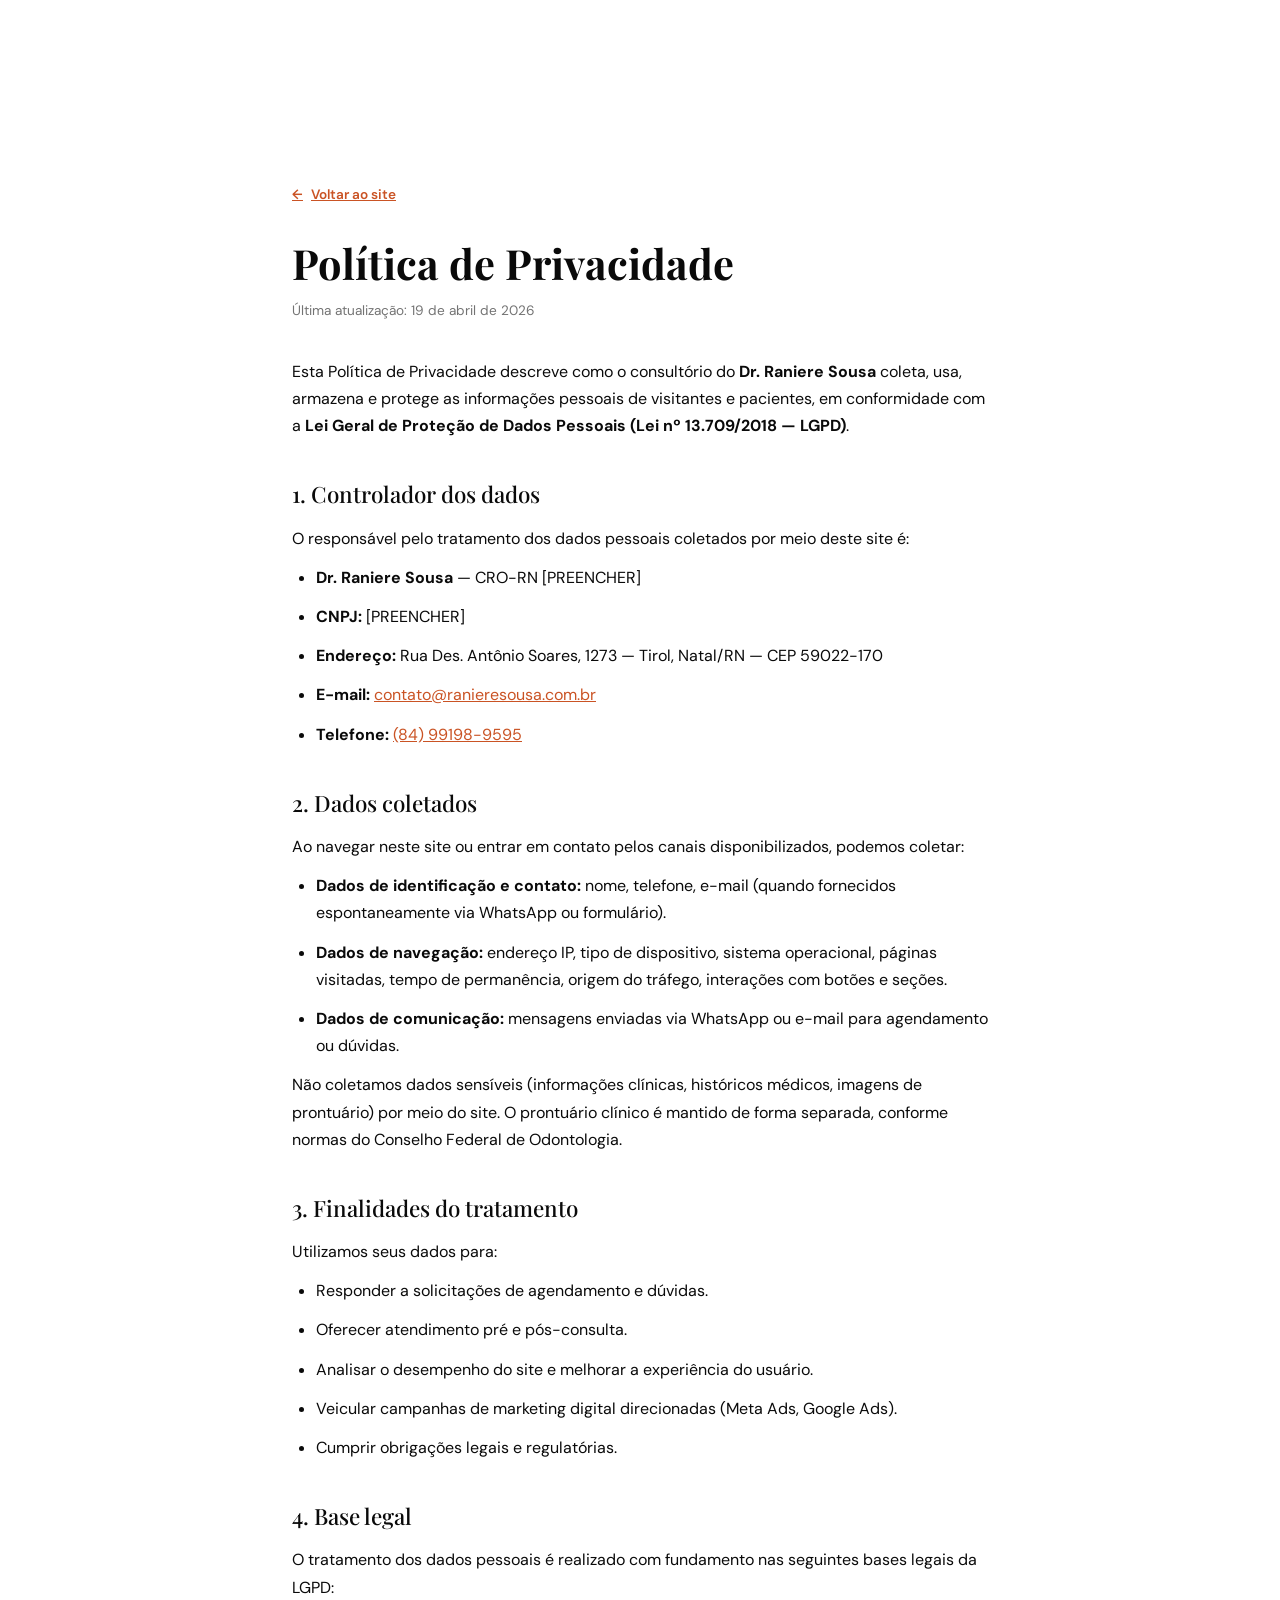
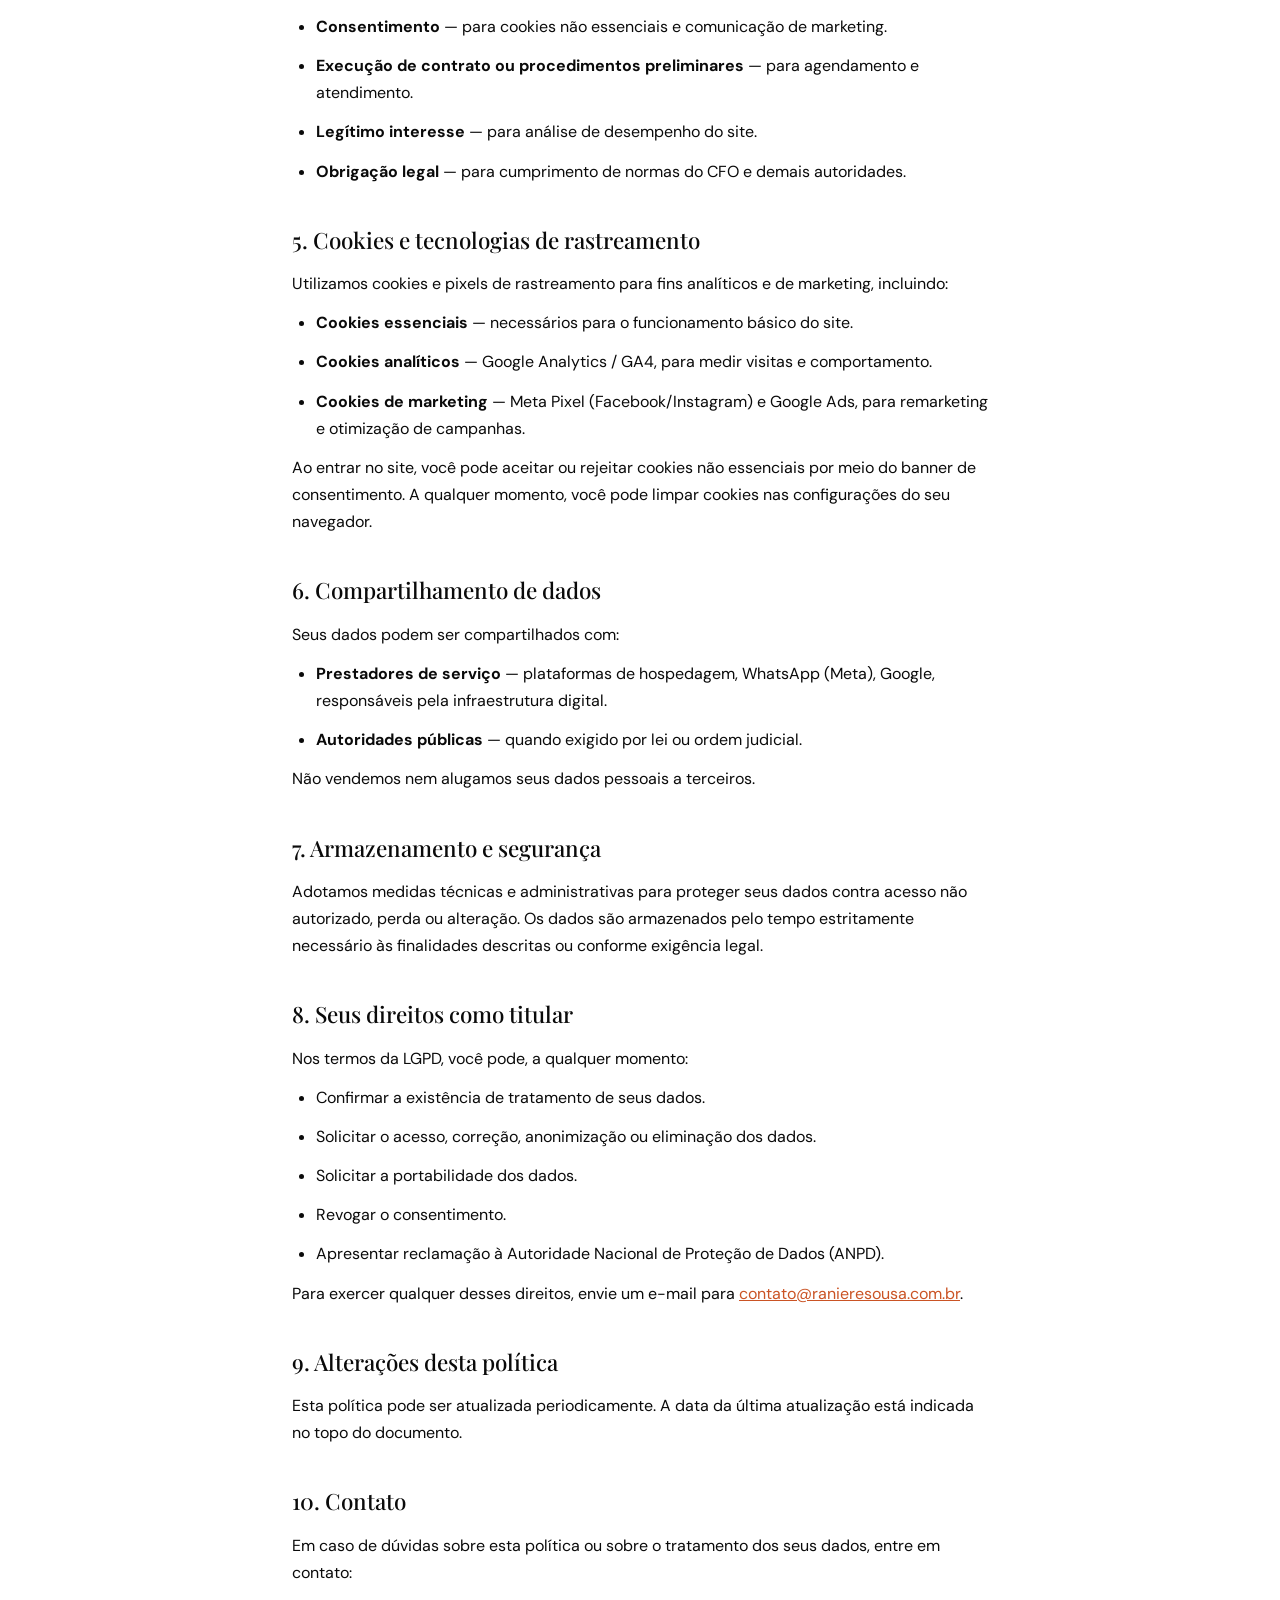
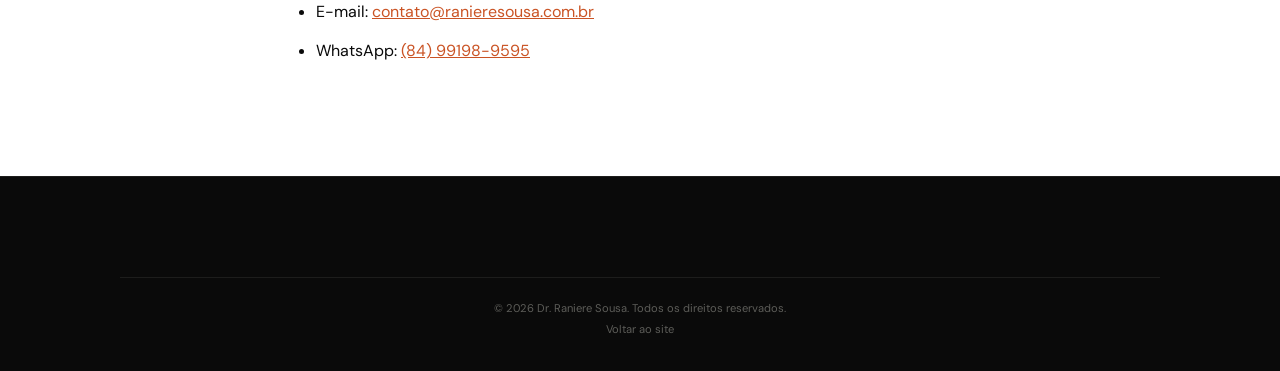
<file: politica-privacidade.html>
<!DOCTYPE html>
<html lang="pt-BR">
<head>
  <meta charset="UTF-8">
  <meta name="viewport" content="width=device-width, initial-scale=1.0">
  <meta name="theme-color" content="#ffffff">
  <title>Política de Privacidade — Dr. Raniere Sousa</title>
  <meta name="description" content="Política de Privacidade do site do Dr. Raniere Sousa, ortodontista em Natal/RN. Em conformidade com a LGPD.">
  <meta name="robots" content="noindex, follow">
  <link rel="canonical" href="https://ranieresousa.com.br/politica-privacidade.html">

  <link rel="preconnect" href="https://fonts.googleapis.com">
  <link rel="preconnect" href="https://fonts.gstatic.com" crossorigin>
  <link href="https://fonts.googleapis.com/css2?family=Playfair+Display:wght@400;500;600&family=DM+Sans:wght@400;500;600&display=swap" rel="stylesheet">
  <link rel="stylesheet" href="style.css">

  <style>
    .privacy-main { padding: 80px 0 100px; max-width: 760px; margin: 0 auto; }
    .privacy-main h1 { font-family: var(--font-heading); font-size: clamp(1.8rem, 5vw, 2.6rem); line-height: 1.15; margin: 0 0 12px; }
    .privacy-main .updated { font-size: 0.85rem; color: var(--text-secondary); margin-bottom: 36px; }
    .privacy-main h2 { font-family: var(--font-heading); font-size: 1.4rem; font-weight: 500; margin: 36px 0 10px; color: var(--text-primary); }
    .privacy-main h3 { font-size: 1.05rem; font-weight: 600; margin: 22px 0 8px; color: var(--text-primary); }
    .privacy-main p, .privacy-main li { font-size: 1rem; line-height: 1.7; color: var(--text-primary); margin-bottom: 12px; }
    .privacy-main ul { padding-left: 24px; margin-bottom: 12px; }
    .privacy-main a { color: var(--accent-primary); text-decoration: underline; }
    .privacy-back { display: inline-flex; align-items: center; gap: 8px; font-size: 0.85rem; font-weight: 600; color: var(--accent-primary); margin-bottom: 32px; }
    .privacy-back::before { content: "←"; }
    .privacy-container { padding: 0 22px; }
    @media (min-width: 768px) { .privacy-container { padding: 0 32px; } }
  </style>
</head>
<body>
  <nav class="navbar visible" style="position: static; background: transparent; border: none; padding: 20px 0;">
    <div class="navbar-inner" style="max-width: 1200px; margin: 0 auto;">
      <a href="index.html" class="navbar-logo">Dr. Raniere Sousa</a>
    </div>
  </nav>

  <main class="privacy-main">
    <div class="privacy-container">
      <a class="privacy-back" href="index.html">Voltar ao site</a>

      <h1>Política de Privacidade</h1>
      <p class="updated">Última atualização: 19 de abril de 2026</p>

      <p>Esta Política de Privacidade descreve como o consultório do <strong>Dr. Raniere Sousa</strong> coleta, usa, armazena e protege as informações pessoais de visitantes e pacientes, em conformidade com a <strong>Lei Geral de Proteção de Dados Pessoais (Lei nº 13.709/2018 — LGPD)</strong>.</p>

      <h2>1. Controlador dos dados</h2>
      <p>O responsável pelo tratamento dos dados pessoais coletados por meio deste site é:</p>
      <ul>
        <li><strong>Dr. Raniere Sousa</strong> — CRO-RN [PREENCHER]</li>
        <li><strong>CNPJ:</strong> [PREENCHER]</li>
        <li><strong>Endereço:</strong> Rua Des. Antônio Soares, 1273 — Tirol, Natal/RN — CEP 59022-170</li>
        <li><strong>E-mail:</strong> <a href="mailto:contato@ranieresousa.com.br">contato@ranieresousa.com.br</a></li>
        <li><strong>Telefone:</strong> <a href="tel:+5584991989595">(84) 99198-9595</a></li>
      </ul>

      <h2>2. Dados coletados</h2>
      <p>Ao navegar neste site ou entrar em contato pelos canais disponibilizados, podemos coletar:</p>
      <ul>
        <li><strong>Dados de identificação e contato:</strong> nome, telefone, e-mail (quando fornecidos espontaneamente via WhatsApp ou formulário).</li>
        <li><strong>Dados de navegação:</strong> endereço IP, tipo de dispositivo, sistema operacional, páginas visitadas, tempo de permanência, origem do tráfego, interações com botões e seções.</li>
        <li><strong>Dados de comunicação:</strong> mensagens enviadas via WhatsApp ou e-mail para agendamento ou dúvidas.</li>
      </ul>
      <p>Não coletamos dados sensíveis (informações clínicas, históricos médicos, imagens de prontuário) por meio do site. O prontuário clínico é mantido de forma separada, conforme normas do Conselho Federal de Odontologia.</p>

      <h2>3. Finalidades do tratamento</h2>
      <p>Utilizamos seus dados para:</p>
      <ul>
        <li>Responder a solicitações de agendamento e dúvidas.</li>
        <li>Oferecer atendimento pré e pós-consulta.</li>
        <li>Analisar o desempenho do site e melhorar a experiência do usuário.</li>
        <li>Veicular campanhas de marketing digital direcionadas (Meta Ads, Google Ads).</li>
        <li>Cumprir obrigações legais e regulatórias.</li>
      </ul>

      <h2>4. Base legal</h2>
      <p>O tratamento dos dados pessoais é realizado com fundamento nas seguintes bases legais da LGPD:</p>
      <ul>
        <li><strong>Consentimento</strong> — para cookies não essenciais e comunicação de marketing.</li>
        <li><strong>Execução de contrato ou procedimentos preliminares</strong> — para agendamento e atendimento.</li>
        <li><strong>Legítimo interesse</strong> — para análise de desempenho do site.</li>
        <li><strong>Obrigação legal</strong> — para cumprimento de normas do CFO e demais autoridades.</li>
      </ul>

      <h2>5. Cookies e tecnologias de rastreamento</h2>
      <p>Utilizamos cookies e pixels de rastreamento para fins analíticos e de marketing, incluindo:</p>
      <ul>
        <li><strong>Cookies essenciais</strong> — necessários para o funcionamento básico do site.</li>
        <li><strong>Cookies analíticos</strong> — Google Analytics / GA4, para medir visitas e comportamento.</li>
        <li><strong>Cookies de marketing</strong> — Meta Pixel (Facebook/Instagram) e Google Ads, para remarketing e otimização de campanhas.</li>
      </ul>
      <p>Ao entrar no site, você pode aceitar ou rejeitar cookies não essenciais por meio do banner de consentimento. A qualquer momento, você pode limpar cookies nas configurações do seu navegador.</p>

      <h2>6. Compartilhamento de dados</h2>
      <p>Seus dados podem ser compartilhados com:</p>
      <ul>
        <li><strong>Prestadores de serviço</strong> — plataformas de hospedagem, WhatsApp (Meta), Google, responsáveis pela infraestrutura digital.</li>
        <li><strong>Autoridades públicas</strong> — quando exigido por lei ou ordem judicial.</li>
      </ul>
      <p>Não vendemos nem alugamos seus dados pessoais a terceiros.</p>

      <h2>7. Armazenamento e segurança</h2>
      <p>Adotamos medidas técnicas e administrativas para proteger seus dados contra acesso não autorizado, perda ou alteração. Os dados são armazenados pelo tempo estritamente necessário às finalidades descritas ou conforme exigência legal.</p>

      <h2>8. Seus direitos como titular</h2>
      <p>Nos termos da LGPD, você pode, a qualquer momento:</p>
      <ul>
        <li>Confirmar a existência de tratamento de seus dados.</li>
        <li>Solicitar o acesso, correção, anonimização ou eliminação dos dados.</li>
        <li>Solicitar a portabilidade dos dados.</li>
        <li>Revogar o consentimento.</li>
        <li>Apresentar reclamação à Autoridade Nacional de Proteção de Dados (ANPD).</li>
      </ul>
      <p>Para exercer qualquer desses direitos, envie um e-mail para <a href="mailto:contato@ranieresousa.com.br">contato@ranieresousa.com.br</a>.</p>

      <h2>9. Alterações desta política</h2>
      <p>Esta política pode ser atualizada periodicamente. A data da última atualização está indicada no topo do documento.</p>

      <h2>10. Contato</h2>
      <p>Em caso de dúvidas sobre esta política ou sobre o tratamento dos seus dados, entre em contato:</p>
      <ul>
        <li>E-mail: <a href="mailto:contato@ranieresousa.com.br">contato@ranieresousa.com.br</a></li>
        <li>WhatsApp: <a href="https://wa.me/5584991989595" target="_blank" rel="noopener">(84) 99198-9595</a></li>
      </ul>
    </div>
  </main>

  <footer class="footer">
    <div class="container">
      <div class="footer-bottom">
        <p>© 2026 Dr. Raniere Sousa. Todos os direitos reservados.</p>
        <p><a href="index.html">Voltar ao site</a></p>
      </div>
    </div>
  </footer>
</body>
</html>
</file>
<file: style.css>
/* ========================================
   DR. RANIERE SOUSA — LANDING PAGE V2 LIGHT
   ======================================== */

:root {
  /* Paleta Rapport */
  --carvao: #000000;
  --marmore: #f5f6ec;
  --telha: #ca5324;
  --oceano: #111acc;
  --limao: #ebfc9d;
  --violeta: #b537e0;
  --oliva: #4d7040;
  --musgo: #7e662c;

  /* === PALETA FUNCIONAL — BASE CLARA === */
  --bg-primary: #ffffff;
  --bg-secondary: #f5f6ec;
  --bg-tertiary: #eceee2;
  --bg-dark: #0a0a0a;
  --bg-accent: #111acc;

  --text-primary: #0a0a0a;
  --text-secondary: rgba(0, 0, 0, 0.55);
  --text-on-dark: #f5f6ec;
  --text-on-dark-secondary: rgba(245, 246, 236, 0.6);

  --accent-primary: #ca5324;
  --accent-hover: #b5491f;
  --accent-secondary: #ca5324;
  --accent-subtle: rgba(202, 83, 36, 0.08);

  --card-bg: #ffffff;
  --card-border: rgba(0, 0, 0, 0.06);
  --card-hover-border: rgba(0, 0, 0, 0.12);
  --card-hover-shadow: 0 8px 32px rgba(0, 0, 0, 0.08);

  --divider: rgba(0, 0, 0, 0.08);

  --glass-bg: rgba(255, 255, 255, 0.85);
  --glass-border: rgba(0, 0, 0, 0.06);

  --shadow-sm: 0 1px 4px rgba(0,0,0,0.04);
  --shadow-md: 0 4px 20px rgba(0,0,0,0.06);
  --shadow-lg: 0 12px 40px rgba(0,0,0,0.08);
  --shadow-cta: 0 6px 24px rgba(202, 83, 36, 0.2);
  --shadow-cta-hover: 0 8px 32px rgba(202, 83, 36, 0.35);

  --font-heading: 'Playfair Display', Georgia, serif;
  --font-body: 'DM Sans', system-ui, sans-serif;

  /* Shiny CTA */
  --shiny-cta-bg: var(--accent-primary);
  --shiny-cta-color: #ffffff;
  --shiny-cta-glow: rgba(202, 83, 36, 0.25);
  --shiny-cta-glow-hover: rgba(202, 83, 36, 0.4);
}

/* --- Cookie Banner (LGPD) --- */
.cookie-banner {
  position: fixed;
  bottom: 16px;
  left: 16px;
  right: 16px;
  z-index: 1200;
  background: var(--bg-primary);
  color: var(--text-primary);
  border: 1px solid var(--card-border);
  border-radius: 14px;
  box-shadow: 0 20px 50px rgba(0, 0, 0, 0.18);
  padding: 20px 22px;
  display: none;
  animation: cookieSlideUp 0.4s cubic-bezier(0.2, 0.8, 0.2, 1);
}
.cookie-banner.visible { display: block; }
@keyframes cookieSlideUp {
  from { transform: translateY(40px); opacity: 0; }
  to { transform: translateY(0); opacity: 1; }
}
.cookie-banner-inner {
  display: flex;
  flex-direction: column;
  gap: 14px;
  max-width: 1100px;
  margin: 0 auto;
}
.cookie-banner-text {
  font-size: 0.88rem;
  line-height: 1.55;
  margin: 0;
  color: var(--text-primary);
}
.cookie-banner-text a {
  color: var(--accent-primary);
  text-decoration: underline;
}
.cookie-banner-actions {
  display: flex;
  gap: 10px;
  flex-wrap: wrap;
}
.cookie-btn {
  padding: 10px 20px;
  border-radius: 999px;
  font-size: 0.8rem;
  font-weight: 600;
  letter-spacing: 0.04em;
  cursor: pointer;
  transition: all 0.2s ease;
  border: 1px solid var(--card-border);
}
.cookie-btn-reject {
  background: transparent;
  color: var(--text-primary);
}
.cookie-btn-reject:hover { background: var(--bg-secondary); }
.cookie-btn-accept {
  background: var(--accent-primary);
  color: #fff;
  border-color: var(--accent-primary);
}
.cookie-btn-accept:hover { background: var(--accent-hover); }
@media (min-width: 768px) {
  .cookie-banner {
    left: auto;
    right: 24px;
    bottom: 24px;
    max-width: 440px;
    padding: 24px 26px;
  }
  .cookie-banner-actions { justify-content: flex-end; }
}

/* --- Skip to content --- */
.skip-to-content {
  position: absolute;
  top: -100px;
  left: 12px;
  z-index: 9999;
  padding: 10px 16px;
  background: var(--text-primary);
  color: var(--text-on-dark);
  font-size: 0.85rem;
  font-weight: 600;
  border-radius: 6px;
  text-decoration: none;
  transition: top 0.2s ease;
}
.skip-to-content:focus {
  top: 12px;
  outline: 2px solid var(--accent-primary);
  outline-offset: 2px;
}

/* --- Reset & Base --- */
*, *::before, *::after { margin: 0; padding: 0; box-sizing: border-box; }

html {
  font-size: 16px;
  -webkit-font-smoothing: antialiased;
  -moz-osx-font-smoothing: grayscale;
}

body {
  font-family: var(--font-body);
  font-weight: 400;
  line-height: 1.75;
  color: var(--text-primary);
  background-color: var(--bg-primary);
  overflow-x: hidden;
}

a { color: inherit; text-decoration: none; }
img { max-width: 100%; height: auto; display: block; }
button { font-family: inherit; border: none; background: none; cursor: pointer; }

/* --- Scroll Progress --- */
.scroll-progress {
  position: fixed;
  top: 0;
  left: 0;
  width: 100%;
  height: 3px;
  background: var(--accent-primary);
  transform-origin: left;
  transform: scaleX(0);
  z-index: 10000;
}

/* --- Navbar --- */
.navbar {
  position: fixed;
  top: 0;
  left: 0;
  width: 100%;
  z-index: 999;
  transform: translateY(-100%);
  opacity: 0;
  border-bottom: 1px solid transparent;
}

.navbar.visible {
  backdrop-filter: blur(16px);
  -webkit-backdrop-filter: blur(16px);
  background: var(--glass-bg);
  border-bottom-color: var(--glass-border);
}

.navbar-inner {
  max-width: 1200px;
  margin: 0 auto;
  padding: 14px 20px;
  display: flex;
  align-items: center;
  justify-content: space-between;
}

.navbar-logo {
  font-family: var(--font-heading);
  font-size: 1.15rem;
  font-weight: 400;
  color: var(--text-primary);
  letter-spacing: 0.5px;
}

.navbar-cta-mobile {
  display: flex;
  align-items: center;
  justify-content: center;
  color: var(--text-primary);
}

.navbar-cta-desktop {
  display: none !important;
}

/* --- Shiny CTA (identidade Raniere) --- */
@property --gradient-angle {
  syntax: '<angle>';
  initial-value: 0deg;
  inherits: false;
}

.shiny-cta {
  --shiny-cta-bg: var(--accent-primary);
  display: inline-flex;
  align-items: center;
  justify-content: center;
  gap: 10px;
  position: relative;
  padding: 1.1rem 2.5rem;
  font-family: var(--font-body);
  font-size: 0.88rem;
  font-weight: 500;
  letter-spacing: 1.5px;
  text-transform: uppercase;
  color: var(--shiny-cta-color);
  background: linear-gradient(var(--shiny-cta-bg), var(--shiny-cta-bg)) padding-box,
              conic-gradient(from var(--gradient-angle), var(--accent-primary), transparent 40%, #ffffff 50%, transparent 60%, var(--accent-primary)) border-box;
  border: 2px solid transparent;
  border-radius: 360px;
  cursor: pointer;
  text-decoration: none;
  box-shadow: 0 4px 20px var(--shiny-cta-glow);
  transition: box-shadow 0.4s ease, transform 0.3s ease;
  animation: shiny-rotate 3s linear infinite;
}

.shiny-cta:hover {
  box-shadow: 0 6px 30px var(--shiny-cta-glow-hover);
  transform: translateY(-2px);
}

.shiny-cta .cta-arrow {
  transition: transform 0.3s ease;
}

.shiny-cta:hover .cta-arrow {
  transform: translateX(4px);
}

@keyframes shiny-rotate {
  0% { --gradient-angle: 0deg; }
  100% { --gradient-angle: 360deg; }
}

.shiny-cta-small {
  padding: 0.7rem 1.6rem;
  font-size: 0.78rem;
  letter-spacing: 1.2px;
}

.shiny-cta-large {
  padding: 1.3rem 3rem;
  font-size: 0.92rem;
  letter-spacing: 1.8px;
}

/* On dark sections, adjust the bg */
.section-ocean .shiny-cta {
  --shiny-cta-bg: var(--accent-primary);
}

.section-dark .shiny-cta {
  --shiny-cta-bg: var(--accent-primary);
}

/* --- Labels (underline bar style — identidade Raniere) --- */
.label {
  display: flex;
  flex-direction: column;
  align-items: flex-start;
  gap: 10px;
  font-family: var(--font-body);
  font-size: 0.75rem;
  font-weight: 600;
  text-transform: uppercase;
  letter-spacing: 4px;
  margin-bottom: 1.5rem;
  color: var(--accent-secondary);
  background: none;
  padding: 0;
  border-radius: 0;
}

.label::after {
  content: '';
  display: block;
  width: 60px;
  height: 3px;
  background: var(--accent-secondary);
  border-radius: 2px;
}

/* Centered labels */
[style*="text-align: center"] .label,
.label-center {
  align-items: center;
}

/* Label on dark sections */
.section-dark .label {
  color: rgba(245, 246, 236, 0.7);
}

.section-dark .label::after {
  background: rgba(245, 246, 236, 0.2);
}

.section-ocean .label {
  color: rgba(245, 246, 236, 0.7);
}

.section-ocean .label::after {
  background: rgba(245, 246, 236, 0.2);
}

/* --- Container --- */
.container { max-width: 1200px; margin: 0 auto; padding: 0 20px; }
.container-narrow { max-width: 680px; }
.container-narrow-md { max-width: 800px; }

/* --- Section base --- */
.section {
  padding: 80px 0;
  position: relative;
  overflow: hidden;
}

.section-primary { background: var(--bg-primary); color: var(--text-primary); }
.section-secondary { background: var(--bg-secondary); color: var(--text-primary); }
.section-dark { background: var(--bg-dark); color: var(--text-on-dark); }
.section-ocean { background: var(--bg-accent); color: var(--text-on-dark); }

.section-headline {
  font-family: var(--font-heading);
  font-size: clamp(2rem, 3vw + 0.5rem, 3.2rem);
  font-weight: normal;
  line-height: 1.15;
  letter-spacing: -0.02em;
  color: var(--text-primary);
  margin-bottom: 24px;
}

.section-dark .section-headline,
.section-ocean .section-headline {
  color: var(--text-on-dark);
}

.section-sub {
  font-size: clamp(1.05rem, 1.2vw + 0.5rem, 1.25rem);
  font-weight: 300;
  line-height: 1.7;
  color: var(--text-secondary);
  margin-bottom: 32px;
}

.section-dark .section-sub { color: var(--text-on-dark-secondary); }
.section-ocean .section-sub { color: rgba(245, 246, 236, 0.75); }

.section-divider {
  width: 100%;
  height: 1px;
  background: var(--divider);
  margin: 28px 0 40px;
  transform-origin: left;
}

.section-dark .section-divider { background: rgba(245, 246, 236, 0.08); }

.section-cta { margin-top: 48px; text-align: center; }
.section-cta-procedures { margin-top: 72px; }
@media (min-width: 768px) { .section-cta-procedures { margin-top: 88px; } }

/* --- Headline mask --- */
.headline-mask { overflow: hidden; padding-bottom: 4px; }

/* --- Text Block --- */
.text-block p { margin-bottom: 20px; color: var(--text-secondary); }
.text-block p:last-child { margin-bottom: 0; }

/* --- Image Placeholder --- */
.image-placeholder {
  background: #e8e9df;
  display: flex;
  align-items: center;
  justify-content: center;
  color: var(--text-secondary);
  font-size: 0.75rem;
  font-weight: 500;
  letter-spacing: 0.05em;
  width: 100%;
  overflow: hidden;
}

.section-dark .image-placeholder,
.image-placeholder-dark {
  background: #1a1a1a;
  color: rgba(245, 246, 236, 0.25);
}

/* --- Decorative Elements --- */
.deco-arc {
  position: absolute;
  pointer-events: none;
  z-index: 0;
}

.hero-deco {
  width: 500px;
  height: 500px;
  top: 50%;
  left: 50%;
  transform: translate(-50%, -50%);
}

.deco-arc-about {
  width: 500px;
  height: 500px;
  top: -100px;
  left: -100px;
}

.deco-glow {
  position: absolute;
  width: 600px;
  height: 600px;
  border-radius: 50%;
  background: radial-gradient(circle, var(--accent-secondary) 0%, transparent 70%);
  opacity: 0.025;
  pointer-events: none;
}

.deco-glow-hero { top: -200px; right: -200px; }

.deco-glow-cta {
  top: 50%;
  left: 50%;
  transform: translate(-50%, -50%);
  width: 800px;
  height: 800px;
  background: radial-gradient(circle, #ffffff 0%, transparent 70%);
  opacity: 0.05;
}

.deco-line {
  position: absolute;
  width: 1px;
  height: 200px;
  background: linear-gradient(to bottom, transparent, var(--accent-secondary), transparent);
  opacity: 0.08;
  transform: rotate(15deg);
  pointer-events: none;
  z-index: 0;
}

.deco-line-1 { top: 25%; left: 5%; }
.deco-line-2 { top: 60%; right: 8%; transform: rotate(-12deg); }

/* ========================================
   HERO
   ======================================== */
.hero {
  min-height: 100vh;
  display: flex;
  align-items: center;
  background: var(--bg-primary);
  padding: 80px 0 60px;
  position: relative;
  overflow: hidden;
}

.hero-inner {
  max-width: 1200px;
  margin: 0 auto;
  padding: 0 20px;
  display: flex;
  flex-direction: column;
  gap: 48px;
  width: 100%;
  position: relative;
  z-index: 1;
}

.hero-content {
  display: flex;
  flex-direction: column;
  align-items: flex-start;
}

.hero-headline {
  font-family: var(--font-heading);
  font-size: clamp(2.8rem, 5vw + 1rem, 5rem);
  font-weight: normal;
  line-height: 1.1;
  letter-spacing: -0.03em;
  color: var(--text-primary);
  margin-bottom: 24px;
}

.hero-sub {
  font-size: clamp(1.05rem, 1.2vw + 0.5rem, 1.25rem);
  font-weight: 300;
  line-height: 1.7;
  color: var(--text-secondary);
  max-width: 520px;
  margin-bottom: 28px;
}

.hero-badges {
  display: flex;
  flex-wrap: wrap;
  gap: 10px;
  margin-bottom: 32px;
}

.badge {
  display: inline-flex;
  align-items: center;
  gap: 6px;
  font-size: 0.75rem;
  font-weight: 500;
  color: var(--text-secondary);
  background: var(--accent-subtle);
  border: 1px solid rgba(202, 83, 36, 0.12);
  padding: 8px 18px;
  border-radius: 50px;
}

.hero-cta-group {
  display: flex;
  flex-direction: column;
  gap: 12px;
}

.hero-cta-note {
  font-size: 0.8rem;
  color: var(--text-secondary);
  opacity: 0.7;
}

.hero-visual {
  position: relative;
  width: 100%;
}

.hero-img-wrapper { position: relative; z-index: 1; }

.hero-img {
  border-radius: 0 24px 0 24px;
  width: 100%;
  height: auto;
  object-fit: cover;
  display: block;
}

/* ========================================
   JOURNEY (3 Steps)
   ======================================== */
.journey-grid {
  display: flex;
  flex-direction: column;
  gap: 0;
  align-items: stretch;
}

.journey-card {
  background: var(--bg-tertiary);
  border: 1px solid var(--card-border);
  border-left: 3px solid var(--accent-secondary);
  border-radius: 0 12px 12px 0;
  padding: 32px;
}

.journey-number {
  font-family: var(--font-heading);
  font-size: 2.5rem;
  color: var(--accent-secondary);
  display: block;
  margin-bottom: 12px;
  line-height: 1;
}

.journey-title {
  font-family: var(--font-heading);
  font-size: 1.3rem;
  font-weight: normal;
  color: var(--text-primary);
  margin-bottom: 8px;
}

.journey-text {
  font-size: 0.95rem;
  color: var(--text-secondary);
  line-height: 1.7;
}

.journey-connector {
  display: flex;
  align-items: center;
  justify-content: center;
  padding: 4px 0;
  transform: rotate(90deg);
  height: 40px;
}

.journey-connector-svg { width: 40px; height: 4px; }

/* ========================================
   BEFORE / AFTER SLIDER
   ======================================== */
.ba-grid {
  display: grid;
  grid-template-columns: 1fr;
  gap: 24px;
}

.ba-slider {
  position: relative;
  overflow: hidden;
  border-radius: 12px;
  cursor: ew-resize;
  user-select: none;
  -webkit-user-select: none;
}

.ba-before, .ba-after { width: 100%; }
.ba-before { position: relative; }

.ba-after {
  position: absolute;
  top: 0; left: 0;
  width: 100%; height: 100%;
  clip-path: inset(0 50% 0 0);
}

.ba-after .image-placeholder { height: 100%; aspect-ratio: auto; }

.ba-handle {
  position: absolute;
  top: 0;
  left: 50%;
  width: 4px;
  height: 100%;
  display: flex;
  flex-direction: column;
  align-items: center;
  justify-content: center;
  transform: translateX(-50%);
  z-index: 10;
  pointer-events: none;
}

.ba-handle-line { flex: 1; width: 2px; background: var(--text-primary); }
.section-secondary .ba-handle-line { background: var(--text-primary); }

.ba-handle-knob {
  width: 40px; height: 40px;
  border-radius: 50%;
  background: var(--bg-primary);
  color: var(--text-primary);
  display: flex;
  align-items: center;
  justify-content: center;
  flex-shrink: 0;
  box-shadow: var(--shadow-md);
}

.ba-caption {
  font-size: 0.85rem;
  color: var(--text-secondary);
  margin-top: 12px;
}

/* ========================================
   PROCEDURE CARDS
   ======================================== */
.procedures-grid {
  display: grid;
  grid-template-columns: 1fr;
  gap: 20px;
}

.card {
  background: var(--card-bg);
  border: 1px solid var(--card-border);
  border-left: 3px solid var(--accent-secondary);
  border-radius: 0 12px 12px 0;
  padding: 0;
  overflow: hidden;
  transition: transform 0.5s cubic-bezier(0.23, 1, 0.32, 1),
              border-color 0.5s cubic-bezier(0.23, 1, 0.32, 1),
              box-shadow 0.5s cubic-bezier(0.23, 1, 0.32, 1);
}

.card:hover {
  transform: translateY(-6px);
  border-color: var(--card-hover-border);
  border-left-color: var(--accent-primary);
  box-shadow: var(--card-hover-shadow);
}

.card-img { overflow: hidden; }
.card-img .image-placeholder { border-radius: 0; }

.card-body { padding: 24px; }

.card-title {
  font-family: var(--font-heading);
  font-size: 1.25rem;
  font-weight: normal;
  margin-bottom: 8px;
  color: var(--text-primary);
}

.card-text {
  font-size: 0.95rem;
  color: var(--text-secondary);
  line-height: 1.7;
}

/* ========================================
   ABOUT
   ======================================== */
.about-grid {
  display: flex;
  flex-direction: column;
  gap: 48px;
  position: relative;
  z-index: 1;
}

.about-image { width: 100%; max-width: 400px; }
.about-img {
  border-radius: 0 24px 0 24px;
  width: 100%;
  height: auto;
  object-fit: cover;
  display: block;
}
.about-content { flex: 1; }

.stats-row {
  display: flex;
  flex-wrap: wrap;
  gap: 24px;
  margin-top: 36px;
  padding-top: 28px;
  border-top: 1px solid var(--divider);
  align-items: flex-start;
}

.stat-divider {
  width: 1px;
  height: 48px;
  background: var(--divider);
  align-self: center;
  display: none;
}

.stat-item { display: flex; flex-direction: column; gap: 4px; }

.stat-number {
  font-family: var(--font-heading);
  font-size: 2.5rem;
  color: var(--text-primary);
  line-height: 1;
}

.stat-text-value {
  font-family: var(--font-heading);
  font-size: 1.15rem;
  color: var(--text-primary);
  line-height: 1.2;
}

.stat-label {
  font-size: 0.75rem;
  color: var(--text-secondary);
  font-weight: 500;
}

/* ========================================
   DIFFERENTIALS
   ======================================== */
/* Legado — mantido pra compatibilidade, atualmente não usado */
.differentials-list { display: flex; flex-direction: column; }
.differential-item {
  display: flex;
  gap: 20px;
  padding: 28px 0;
  border-bottom: 1px solid var(--divider);
}
.differential-item:first-child { padding-top: 0; }
.differential-arrow {
  font-size: 1.25rem;
  color: var(--accent-secondary);
  flex-shrink: 0;
  line-height: 1.4;
}
.differential-title {
  font-family: var(--font-heading);
  font-size: 1.15rem;
  font-weight: normal;
  color: var(--text-primary);
  margin-bottom: 6px;
}
.differential-text {
  font-size: 0.95rem;
  color: var(--text-secondary);
  line-height: 1.7;
}

/* Diferenciais — grid editorial */
.diff-grid {
  display: grid;
  grid-template-columns: 1fr;
  gap: 0;
  border-top: 1px solid var(--divider);
}

.diff-card {
  position: relative;
  padding: 28px 0 28px;
  border-bottom: 1px solid var(--divider);
  transition: background 0.35s ease;
}

.diff-card-number {
  display: inline-block;
  font-family: var(--font-heading);
  font-size: 0.78rem;
  font-weight: 500;
  letter-spacing: 0.18em;
  color: var(--accent-primary);
  margin-bottom: 14px;
  padding-bottom: 8px;
  border-bottom: 1.5px solid var(--accent-primary);
}

.diff-card-title {
  font-family: var(--font-heading);
  font-size: 1.2rem;
  font-weight: 500;
  line-height: 1.3;
  color: var(--text-primary);
  margin: 0 0 12px;
}

.diff-card-text {
  font-size: 0.94rem;
  line-height: 1.65;
  color: var(--text-secondary);
  margin: 0;
}

/* Tablet e desktop: 2 colunas x 3 linhas — garante espaço pros títulos respirarem */
@media (min-width: 640px) {
  .diff-grid {
    grid-template-columns: 1fr 1fr;
    gap: 0;
  }
  .diff-card {
    padding: 36px 32px 36px;
    border-right: 1px solid var(--divider);
  }
  .diff-card:nth-child(2n) { border-right: none; }
  .diff-card:nth-last-child(-n+2) { border-bottom: none; }
  .diff-card-title { font-size: 1.3rem; }
}

@media (min-width: 1024px) {
  .diff-card {
    padding: 44px 44px 44px;
  }
  .diff-card-title { font-size: 1.4rem; }
}

/* ========================================
   TESTIMONIALS (dark section)
   ======================================== */
.testimonials-track {
  display: flex;
  gap: 20px;
  overflow-x: auto;
  scroll-snap-type: x mandatory;
  -webkit-overflow-scrolling: touch;
  scrollbar-width: none;
  padding-bottom: 8px;
}

.testimonials-track::-webkit-scrollbar { display: none; }

.testimonial-card {
  flex: 0 0 100%;
  scroll-snap-align: start;
  background: rgba(255, 255, 255, 0.04);
  border: 1px solid rgba(255, 255, 255, 0.08);
  border-left: 3px solid var(--accent-primary);
  border-radius: 0 12px 12px 0;
  padding: 28px;
}

.testimonial-header {
  display: flex;
  align-items: center;
  gap: 10px;
  margin-bottom: 16px;
}

.testimonial-stars {
  color: #f5c518;
  font-size: 0.85rem;
  letter-spacing: 0.08em;
}

.testimonial-text {
  font-size: 0.95rem;
  line-height: 1.7;
  color: var(--text-on-dark-secondary);
  margin-bottom: 20px;
  font-style: italic;
}

.testimonial-footer {
  display: flex;
  justify-content: space-between;
  align-items: center;
}

.testimonial-name {
  font-size: 0.8rem;
  font-weight: 600;
  color: var(--text-on-dark);
  text-transform: uppercase;
  letter-spacing: 0.1em;
}

.testimonial-time {
  font-size: 0.75rem;
  color: var(--text-on-dark-secondary);
}

.testimonial-badge {
  font-size: 0.65rem;
  font-weight: 600;
  color: var(--accent-primary);
  background: rgba(202, 83, 36, 0.12);
  padding: 3px 8px;
  border-radius: 999px;
  letter-spacing: 0.06em;
  text-transform: uppercase;
}

/* ========================================
   FAQ
   ======================================== */
.faq-list { display: flex; flex-direction: column; }

.faq-item { border-bottom: 1px solid var(--divider); }

.faq-question {
  width: 100%;
  display: flex;
  justify-content: space-between;
  align-items: center;
  gap: 16px;
  padding: 24px 0;
  font-size: 1rem;
  font-weight: 500;
  color: var(--text-primary);
  text-align: left;
  transition: color 0.3s;
}

.faq-question:hover { color: var(--accent-secondary); }

.faq-icon {
  font-size: 1.5rem;
  font-weight: 300;
  flex-shrink: 0;
  transition: transform 0.4s ease;
  color: var(--accent-secondary);
}

.faq-item.open .faq-icon { transform: rotate(45deg); }

.faq-answer {
  max-height: 0;
  overflow: hidden;
  transition: max-height 0.5s cubic-bezier(0.23, 1, 0.32, 1), padding 0.5s ease;
  padding: 0 24px;
}

.faq-item.open .faq-answer {
  max-height: 300px;
  padding: 0 24px 24px;
}

.faq-answer p {
  color: var(--text-secondary);
  font-size: 0.95rem;
  line-height: 1.7;
}

/* ========================================
   CTA FINAL
   ======================================== */
.section-ocean { padding: 100px 0; }

.cta-info { margin-top: 72px; }
@media (min-width: 768px) { .cta-info { margin-top: 88px; } }
.cta-info p {
  color: var(--text-on-dark-secondary);
  font-size: 0.9rem;
  line-height: 1.8;
}

/* ========================================
   FOOTER (dark)
   ======================================== */
.footer {
  background: var(--bg-dark);
  padding: 60px 0 32px;
  border-top: 1px solid rgba(245, 246, 236, 0.08);
  color: var(--text-on-dark);
}

.footer-grid {
  display: flex;
  flex-direction: column;
  gap: 40px;
}

.footer-logo {
  font-family: var(--font-heading);
  font-size: 1.2rem;
  display: block;
  color: var(--text-on-dark);
}

.footer-tagline {
  font-size: 0.85rem;
  color: var(--text-on-dark-secondary);
  display: block;
  margin-bottom: 20px;
}

.footer-address p,
.footer-contact p {
  font-size: 0.85rem;
  color: var(--text-on-dark-secondary);
  line-height: 1.6;
}

.footer-contact { margin-top: 12px; }

.footer-social {
  display: flex;
  gap: 20px;
  margin-top: 20px;
}

.footer-social a {
  font-size: 0.8rem;
  font-weight: 500;
  color: var(--text-on-dark-secondary);
  transition: color 0.3s;
}

.footer-social a:hover { color: var(--accent-primary); }

.footer-map { width: 100%; }
.footer-map iframe { width: 100%; height: 240px; border: 0; border-radius: 12px; }

.footer-bottom {
  margin-top: 40px;
  padding-top: 20px;
  border-top: 1px solid rgba(245, 246, 236, 0.08);
  text-align: center;
}

.footer-bottom p {
  font-size: 0.7rem;
  color: rgba(245, 246, 236, 0.35);
  line-height: 1.8;
}

/* ========================================
   WHATSAPP FLOAT
   ======================================== */
.whatsapp-float {
  position: fixed;
  bottom: 24px;
  right: 24px;
  z-index: 998;
  width: 56px;
  height: 56px;
  border-radius: 50%;
  background: var(--accent-primary);
  color: #ffffff;
  display: flex;
  align-items: center;
  justify-content: center;
  box-shadow: var(--shadow-cta);
  cursor: pointer;
  transition: transform 0.3s ease, box-shadow 0.3s ease;
}

.whatsapp-float:hover {
  transform: scale(1.08);
  box-shadow: var(--shadow-cta-hover);
}

.whatsapp-float::after {
  content: '';
  position: absolute;
  inset: -4px;
  border-radius: 50%;
  border: 2px solid var(--accent-primary);
  opacity: 0;
  animation: waPulse 2.5s ease-out infinite;
}

@keyframes waPulse {
  0% { transform: scale(1); opacity: 0.4; }
  100% { transform: scale(1.5); opacity: 0; }
}

/* ========================================
   LOADER
   ======================================== */
.loader {
  position: fixed;
  inset: 0;
  background: #0a0a0a;
  z-index: 99999;
  display: flex;
  align-items: center;
  justify-content: center;
  flex-direction: column;
  gap: 8px;
  transition: opacity 0.7s ease, visibility 0.7s ease;
}

.loader.hidden {
  opacity: 0;
  visibility: hidden;
  pointer-events: none;
}

.loader-name {
  font-family: var(--font-heading);
  font-size: 1.5rem;
  font-weight: 400;
  color: #f5f6ec;
  letter-spacing: 0.12em;
  animation: loaderPulse 1.4s ease-in-out infinite;
}

.loader-title {
  font-family: var(--font-body);
  font-size: 0.6rem;
  font-weight: 600;
  letter-spacing: 6px;
  text-transform: uppercase;
  color: var(--accent-primary);
  animation: loaderPulse 1.4s ease-in-out infinite 0.2s;
}

@keyframes loaderPulse {
  0%, 100% { opacity: 0.2; }
  50%       { opacity: 1; }
}

/* ========================================
   ANIMATED GRID BACKGROUND
   ======================================== */
.grid-bg {
  position: absolute;
  inset: 0;
  pointer-events: none;
  overflow: hidden;
  z-index: 0;
}

.grid-bg svg {
  position: absolute;
  width: 100%;
  height: 100%;
}

/* ========================================
   AMBIENT GLOW + HERO DECO ANIMATIONS
   ======================================== */
@keyframes glowBreath {
  0%, 100% { opacity: 0.025; }
  50%       { opacity: 0.055; }
}

.deco-glow-hero {
  animation: glowBreath 9s ease-in-out infinite;
}

@keyframes glowBreathCTA {
  0%, 100% { opacity: 0.04; }
  50%       { opacity: 0.09; }
}

.deco-glow-cta {
  animation: glowBreathCTA 9s ease-in-out infinite 3s;
}

@keyframes heroDeco {
  0%, 100% { transform: translate(-50%, -50%) scale(1);    opacity: 0.9; }
  50%       { transform: translate(-50%, -50%) scale(1.06); opacity: 0.55; }
}

.hero-deco {
  animation: heroDeco 14s ease-in-out infinite;
}

/* ========================================
   RESPONSIVE — Tablet (768px+)
   ======================================== */
@media (min-width: 768px) {
  .container { padding: 0 40px; }
  .navbar-inner { padding: 14px 40px; }
  .section { padding: 120px 0; }

  .hero-inner {
    flex-direction: row;
    align-items: center;
    padding: 0 40px;
    gap: 40px;
  }

  .hero-content { flex: 0 0 55%; }
  .hero-visual { flex: 0 0 40%; }

  .navbar-cta-mobile { display: none !important; }
  .navbar-cta-desktop { display: inline-flex !important; }

  .ba-grid { grid-template-columns: 1fr 1fr; }
  .procedures-grid { grid-template-columns: 1fr 1fr; gap: 24px; }

  .about-grid {
    flex-direction: row;
    align-items: flex-start;
    gap: 60px;
  }

  .about-image { flex: 0 0 40%; max-width: none; }
  .stat-divider { display: block; }

  .journey-grid { flex-direction: row; align-items: stretch; }
  .journey-card { flex: 1; }

  .journey-connector {
    transform: none;
    height: auto;
    padding: 0;
    align-self: center;
    width: 60px;
    flex-shrink: 0;
  }

  .journey-connector-svg { width: 100%; height: 4px; }
  .testimonial-card { flex: 0 0 calc(50% - 10px); }
}

/* ========================================
   RESPONSIVE — Desktop (1024px+)
   ======================================== */
@media (min-width: 1024px) {
  .container { padding: 0 80px; }
  .navbar-inner { padding: 14px 80px; }
  .section { padding: 140px 0; }
  .hero-inner { padding: 0 80px; }
  .hero-content { flex: 0 0 55%; }
  .hero-visual { flex: 0 0 38%; }

  .footer-grid { flex-direction: row; gap: 60px; }
  .footer-info { flex: 1; }
  .footer-map { flex: 0 0 400px; }
  .footer-map iframe { height: 280px; }

  .testimonial-card { flex: 0 0 calc(33.333% - 14px); }
}

/* ========================================
   REDUCED MOTION
   ======================================== */
@media (prefers-reduced-motion: reduce) {
  *, *::before, *::after {
    animation-duration: 0.01ms !important;
    transition-duration: 0.01ms !important;
    scroll-behavior: auto !important;
  }
}

@media (max-width: 767px) {
  .deco-line { display: none; }
  .deco-arc { width: 300px; height: 300px; }
  .deco-glow { width: 300px; height: 300px; }
}

/* ========================================
   CASOS — GRID DE CARDS
   ======================================== */
.casos-grid {
  display: grid;
  grid-template-columns: 1fr;
  gap: 20px;
  margin-top: 8px;
}

.caso-card {
  position: relative;
  display: flex;
  flex-direction: column;
  background: var(--card-bg);
  border: 1px solid var(--card-border);
  border-radius: 16px;
  overflow: hidden;
  text-align: left;
  padding: 0;
  transition: transform 0.4s cubic-bezier(0.2, 0.8, 0.2, 1), border-color 0.3s, box-shadow 0.4s;
  cursor: pointer;
  font-family: inherit;
  color: inherit;
}

.caso-card:hover,
.caso-card:focus-visible {
  transform: translateY(-4px);
  border-color: var(--card-hover-border);
  box-shadow: var(--card-hover-shadow);
  outline: none;
}

.caso-card-media {
  position: relative;
  width: 100%;
  aspect-ratio: 4/3;
  overflow: hidden;
  background: var(--bg-tertiary);
}

.caso-card-media img {
  position: absolute;
  inset: 0;
  width: 100%;
  height: 100%;
  object-fit: cover;
  transition: opacity 0.6s ease, transform 0.8s ease;
}

.caso-card-before { opacity: 1; }
.caso-card-after {
  opacity: 0;
  transform: scale(1.02);
}

.caso-card:hover .caso-card-before,
.caso-card:focus-visible .caso-card-before { opacity: 0; }

.caso-card:hover .caso-card-after,
.caso-card:focus-visible .caso-card-after {
  opacity: 1;
  transform: scale(1);
}

.caso-card-badge {
  position: absolute;
  top: 12px;
  left: 12px;
  background: rgba(10, 10, 10, 0.82);
  color: var(--text-on-dark);
  font-size: 0.7rem;
  font-weight: 600;
  letter-spacing: 0.08em;
  text-transform: uppercase;
  padding: 6px 10px;
  border-radius: 999px;
  backdrop-filter: blur(6px);
  -webkit-backdrop-filter: blur(6px);
  z-index: 2;
}

.caso-card-body {
  padding: 20px 22px 22px;
  display: flex;
  flex-direction: column;
  gap: 8px;
  flex: 1;
}

.caso-card-tag {
  font-size: 0.72rem;
  font-weight: 600;
  letter-spacing: 0.1em;
  text-transform: uppercase;
  color: var(--accent-primary);
}

.caso-card-name {
  font-family: var(--font-heading);
  font-size: 1.35rem;
  font-weight: 500;
  line-height: 1.2;
  color: var(--text-primary);
  margin: 2px 0 0;
}

.caso-card-title {
  font-size: 0.92rem;
  line-height: 1.5;
  color: var(--text-secondary);
  margin: 0;
}

.caso-card-more {
  display: inline-flex;
  align-items: center;
  gap: 6px;
  margin-top: 8px;
  font-size: 0.82rem;
  font-weight: 600;
  letter-spacing: 0.02em;
  color: var(--text-primary);
  transition: gap 0.3s ease, color 0.3s;
}

.caso-card:hover .caso-card-more,
.caso-card:focus-visible .caso-card-more {
  gap: 10px;
  color: var(--accent-primary);
}

/* Tablet & desktop columns */
@media (min-width: 640px) {
  .casos-grid { grid-template-columns: 1fr 1fr; gap: 24px; }
}

@media (min-width: 1024px) {
  .casos-grid { grid-template-columns: 1fr 1fr 1fr; gap: 28px; }
}

/* ========================================
   B/A SLIDER — suporte a <img> (além do placeholder)
   ======================================== */
.caso-ba-slider { aspect-ratio: 4/3; }
.caso-ba-slider .ba-before,
.caso-ba-slider .ba-after {
  position: absolute;
  inset: 0;
  width: 100%;
  height: 100%;
}

/* Override: "depois" (after) aparece do lado direito, revelado conforme handle se move */
.caso-ba-slider .ba-after {
  clip-path: inset(0 0 0 50%);
}

.caso-ba-slider .ba-before img,
.caso-ba-slider .ba-after img {
  display: block;
  width: 100%;
  height: 100%;
  object-fit: cover;
}

.ba-label {
  position: absolute;
  top: 14px;
  font-size: 0.7rem;
  font-weight: 700;
  letter-spacing: 0.12em;
  text-transform: uppercase;
  padding: 6px 12px;
  border-radius: 999px;
  background: rgba(10, 10, 10, 0.82);
  color: var(--text-on-dark);
  z-index: 5;
  pointer-events: none;
}

.ba-label-before { left: 14px; }
.ba-label-after  { right: 14px; }

/* ========================================
   CASO — MODAL
   ======================================== */
body.modal-open {
  overflow: hidden;
}

.caso-modal {
  position: fixed;
  inset: 0;
  z-index: 1000;
  display: none;
  align-items: stretch;
  justify-content: center;
}

.caso-modal.open {
  display: flex;
  animation: caso-modal-in 0.35s cubic-bezier(0.2, 0.8, 0.2, 1);
}

@keyframes caso-modal-in {
  from { opacity: 0; }
  to   { opacity: 1; }
}

.caso-modal-backdrop {
  position: absolute;
  inset: 0;
  background: rgba(10, 10, 10, 0.72);
  backdrop-filter: blur(6px);
  -webkit-backdrop-filter: blur(6px);
}

.caso-modal-panel {
  position: relative;
  margin: auto;
  width: 100%;
  max-width: 920px;
  max-height: 100dvh;
  background: var(--bg-primary);
  border-radius: 0;
  box-shadow: var(--shadow-lg);
  display: flex;
  flex-direction: column;
  overflow: hidden;
  animation: caso-panel-in 0.45s cubic-bezier(0.2, 0.8, 0.2, 1);
}

@keyframes caso-panel-in {
  from { transform: translateY(24px); opacity: 0; }
  to   { transform: translateY(0);     opacity: 1; }
}

@media (min-width: 768px) {
  .caso-modal { padding: 32px; }
  .caso-modal-panel {
    max-height: calc(100dvh - 64px);
    border-radius: 20px;
  }
}

.caso-modal-close {
  position: absolute;
  top: 12px;
  right: 12px;
  z-index: 5;
  width: 44px;
  height: 44px;
  border-radius: 50%;
  background: var(--bg-primary);
  color: var(--text-primary);
  display: inline-flex;
  align-items: center;
  justify-content: center;
  box-shadow: var(--shadow-md);
  transition: transform 0.2s ease, background 0.2s;
}

.caso-modal-close:hover { transform: scale(1.05); background: var(--bg-secondary); }

.caso-modal-scroll {
  flex: 1;
  /* scroll sempre presente (não some no macOS) */
  overflow-y: scroll;
  -webkit-overflow-scrolling: touch;
  overscroll-behavior: contain;
  scroll-behavior: smooth;
  /* Scrollbar sempre visível — Firefox */
  scrollbar-width: auto;
  scrollbar-color: var(--accent-primary) rgba(0, 0, 0, 0.08);
  position: relative;
}

/* WebKit / Safari / Chrome — força styling custom (sobrepõe o auto-hide do macOS) */
.caso-modal-scroll::-webkit-scrollbar {
  -webkit-appearance: none;
  width: 14px;
  background: rgba(0, 0, 0, 0.04);
}

.caso-modal-scroll::-webkit-scrollbar-track {
  background: rgba(0, 0, 0, 0.06);
  border-radius: 0;
  margin: 0;
}

.caso-modal-scroll::-webkit-scrollbar-thumb {
  background: var(--accent-primary);
  border-radius: 8px;
  border: 3px solid rgba(0, 0, 0, 0.04); /* cria padding visual em volta do thumb */
  background-clip: padding-box;
  min-height: 60px;
}

.caso-modal-scroll::-webkit-scrollbar-thumb:hover {
  background: var(--accent-primary);
  border-width: 2px;
}

.caso-modal-scroll::-webkit-scrollbar-thumb:active {
  background: var(--accent-primary);
  border-width: 2px;
}

/* Fade sutil no bottom do modal, aparece quando ainda há conteúdo abaixo */
.caso-modal-panel::after {
  content: '';
  position: absolute;
  bottom: 0;
  left: 0;
  right: 12px; /* não cobre a scrollbar */
  height: 48px;
  pointer-events: none;
  background: linear-gradient(to top, rgba(255, 255, 255, 0.92), rgba(255, 255, 255, 0));
  border-radius: 0 0 20px 20px;
  opacity: 0;
  transition: opacity 0.3s;
  z-index: 2;
}

.caso-modal-panel.has-more-content::after {
  opacity: 1;
}

.caso-modal-content {
  padding: 24px 22px 36px;
  display: flex;
  flex-direction: column;
  gap: 24px;
}

@media (min-width: 768px) {
  .caso-modal-content { padding: 40px 48px 56px; gap: 32px; }
}

.caso-modal-header { padding-right: 56px; }

.caso-modal-tag {
  display: inline-block;
  font-size: 0.72rem;
  font-weight: 600;
  letter-spacing: 0.12em;
  text-transform: uppercase;
  color: var(--accent-primary);
  margin-bottom: 8px;
}

.caso-modal-title {
  font-family: var(--font-heading);
  font-size: clamp(1.5rem, 4vw, 2rem);
  font-weight: 500;
  line-height: 1.2;
  color: var(--text-primary);
  margin: 0 0 6px;
}

.caso-modal-name {
  font-size: 0.9rem;
  color: var(--text-secondary);
  margin: 0;
}

.caso-modal-slider .ba-slider {
  aspect-ratio: 16/10;
  max-height: 42dvh;
}

@media (min-width: 768px) {
  .caso-modal-slider .ba-slider {
    max-height: 46dvh;
  }
}

.caso-modal-slider-hint {
  margin-top: 10px;
  font-size: 0.8rem;
  color: var(--text-secondary);
  text-align: center;
}

.caso-modal-text {
  font-size: 1rem;
  line-height: 1.7;
  color: var(--text-primary);
  padding: 20px 22px;
  background: var(--bg-secondary);
  border-radius: 12px;
}

.caso-modal-text p { margin: 0; }

@media (min-width: 768px) {
  .caso-modal-text { padding: 24px 28px; font-size: 1.05rem; }
}

/* Galeria */
.caso-modal-gallery {
  display: flex;
  flex-direction: column;
  gap: 20px;
}

.caso-gallery-title {
  font-family: var(--font-heading);
  font-size: 1.25rem;
  font-weight: 500;
  margin: 0;
  color: var(--text-primary);
}

.caso-gallery-sub {
  font-size: 0.88rem;
  color: var(--text-secondary);
  margin: -8px 0 4px;
  line-height: 1.5;
}

/* Pares antes/depois lado a lado */
/* Header da galeria com título + navegação */
.caso-gallery-header {
  display: flex;
  align-items: flex-end;
  justify-content: space-between;
  gap: 16px;
  flex-wrap: wrap;
  margin-bottom: 14px;
}

.caso-gallery-nav {
  display: flex;
  gap: 8px;
  flex-shrink: 0;
}

.caso-gallery-btn {
  width: 38px;
  height: 38px;
  border-radius: 50%;
  background: var(--bg-secondary);
  border: 1px solid var(--divider);
  color: var(--text-primary);
  display: inline-flex;
  align-items: center;
  justify-content: center;
  cursor: pointer;
  transition: all 0.2s ease;
}

.caso-gallery-btn:hover:not(:disabled) {
  background: var(--accent-primary);
  border-color: var(--accent-primary);
  color: #fff;
  transform: scale(1.05);
}

.caso-gallery-btn:disabled {
  opacity: 0.3;
  cursor: not-allowed;
}

/* Carrossel horizontal */
.caso-pairs {
  display: flex;
  gap: 12px;
  overflow-x: scroll;
  overflow-y: hidden;
  scroll-snap-type: x mandatory;
  -webkit-overflow-scrolling: touch;
  scrollbar-width: auto;
  scrollbar-color: var(--accent-primary) rgba(0, 0, 0, 0.08);
  padding-bottom: 14px;
  scroll-padding-left: 4px;
}

.caso-pairs::-webkit-scrollbar {
  -webkit-appearance: none;
  height: 12px;
  background: rgba(0, 0, 0, 0.04);
}

.caso-pairs::-webkit-scrollbar-track {
  background: rgba(0, 0, 0, 0.06);
  border-radius: 8px;
}

.caso-pairs::-webkit-scrollbar-thumb {
  background: var(--accent-primary);
  border-radius: 8px;
  border: 2px solid rgba(0, 0, 0, 0.04);
  background-clip: padding-box;
  min-width: 60px;
}

.caso-pairs::-webkit-scrollbar-thumb:hover {
  border-width: 1px;
}

.caso-pairs .caso-pair {
  flex: 0 0 86%;
  scroll-snap-align: start;
  margin: 0;
}

@media (min-width: 640px) {
  .caso-pairs .caso-pair {
    flex: 0 0 58%;
  }
}

@media (min-width: 900px) {
  .caso-pairs .caso-pair {
    flex: 0 0 44%;
  }
  .caso-pairs { gap: 16px; }
}

/* Card com apenas uma foto (extras) */
.caso-pair-single {
  grid-template-columns: 1fr !important;
}

.caso-pair-thumb-full {
  aspect-ratio: 16/10;
}

/* Dots de progresso */
.caso-gallery-dots {
  display: flex;
  justify-content: center;
  gap: 6px;
  margin-top: 12px;
}

.caso-gallery-dot {
  width: 8px;
  height: 8px;
  border-radius: 50%;
  background: var(--divider);
  cursor: pointer;
  transition: all 0.2s ease;
}

.caso-gallery-dot:hover {
  background: var(--text-secondary);
}

.caso-gallery-dot.active {
  background: var(--accent-primary);
  width: 24px;
  border-radius: 999px;
}

.caso-pair {
  display: grid;
  grid-template-columns: 1fr 1fr;
  gap: 8px;
  padding: 10px;
  background: var(--bg-secondary);
  border-radius: 14px;
}

.caso-pair-thumb {
  position: relative;
  aspect-ratio: 4/3;
  border-radius: 8px;
  overflow: hidden;
  background: var(--bg-tertiary);
  padding: 0;
  cursor: zoom-in;
  transition: transform 0.25s ease;
}

.caso-pair-thumb img {
  position: absolute;
  inset: 0;
  width: 100%;
  height: 100%;
  object-fit: cover;
}

.caso-pair-thumb:hover { transform: scale(1.02); }
.caso-pair-thumb:focus-visible { outline: 2px solid var(--accent-primary); outline-offset: 2px; }

.caso-pair-label {
  position: absolute;
  top: 8px;
  left: 8px;
  font-size: 0.62rem;
  font-weight: 700;
  letter-spacing: 0.1em;
  text-transform: uppercase;
  padding: 4px 9px;
  border-radius: 999px;
  background: rgba(10, 10, 10, 0.78);
  color: var(--text-on-dark);
  z-index: 2;
  pointer-events: none;
  backdrop-filter: blur(4px);
  -webkit-backdrop-filter: blur(4px);
}

.caso-pair-label-after {
  background: var(--accent-primary);
  color: #fff;
}

@media (min-width: 768px) {
  .caso-pair { gap: 12px; padding: 12px; }
  .caso-pair-label { font-size: 0.68rem; padding: 5px 11px; }
}

/* Sobras (fotos sem par) */
.caso-extras {
  margin-top: 12px;
  padding-top: 20px;
  border-top: 1px solid var(--divider);
  display: flex;
  flex-direction: column;
  gap: 16px;
}

.caso-extras-title {
  font-family: var(--font-heading);
  font-size: 1rem;
  font-weight: 500;
  margin: 0;
  color: var(--text-primary);
}

/* ========================================
   ESPECIALIDADES — CARDS EDITORIAIS (sem foto)
   ======================================== */
.procedures-grid-editorial {
  gap: 0;
  grid-template-columns: 1fr;
  border-top: 1px solid var(--divider);
}

.spec-card {
  position: relative;
  padding: 32px 4px 32px;
  border-bottom: 1px solid var(--divider);
  transition: background 0.35s ease, padding 0.35s ease;
}

.spec-card::before {
  content: "";
  position: absolute;
  left: 0;
  top: 0;
  bottom: 0;
  width: 3px;
  background: var(--accent-primary);
  transform: scaleY(0);
  transform-origin: top;
  transition: transform 0.45s cubic-bezier(0.2, 0.8, 0.2, 1);
}

.spec-card:hover {
  background: var(--bg-secondary);
  padding-left: 20px;
  padding-right: 20px;
}

.spec-card:hover::before {
  transform: scaleY(1);
}

.spec-card-head {
  display: flex;
  align-items: center;
  justify-content: space-between;
  gap: 16px;
  margin-bottom: 16px;
}

.spec-card-number {
  font-family: var(--font-heading);
  font-size: 2.4rem;
  font-weight: 400;
  line-height: 1;
  color: var(--text-primary);
  letter-spacing: -0.02em;
  font-feature-settings: "lnum";
}

.spec-card-icon {
  display: inline-flex;
  align-items: center;
  justify-content: center;
  width: 48px;
  height: 48px;
  border-radius: 50%;
  background: var(--accent-subtle);
  color: var(--accent-primary);
  flex-shrink: 0;
  transition: transform 0.4s cubic-bezier(0.2, 0.8, 0.2, 1);
}

.spec-card:hover .spec-card-icon {
  transform: scale(1.08) rotate(-4deg);
}

.spec-card-title {
  font-family: var(--font-heading);
  font-size: 1.4rem;
  font-weight: 500;
  line-height: 1.2;
  color: var(--text-primary);
  margin: 0 0 10px;
}

.spec-card-text {
  font-size: 0.96rem;
  line-height: 1.65;
  color: var(--text-secondary);
  margin: 0;
  max-width: 52ch;
}

/* Tablet: duas colunas com divisor vertical */
@media (min-width: 640px) {
  .procedures-grid-editorial {
    grid-template-columns: 1fr 1fr;
    gap: 0;
  }
  .spec-card {
    padding: 36px 28px;
    border-right: 1px solid var(--divider);
  }
  .spec-card:nth-child(2n) { border-right: none; }
  .spec-card:hover { padding-left: 32px; padding-right: 24px; }
}

/* Desktop: três colunas */
@media (min-width: 1024px) {
  .procedures-grid-editorial {
    grid-template-columns: 1fr 1fr 1fr;
  }
  .spec-card {
    padding: 40px 32px;
    border-right: 1px solid var(--divider);
  }
  .spec-card:nth-child(2n) { border-right: 1px solid var(--divider); }
  .spec-card:nth-child(3n) { border-right: none; }
  .spec-card-number { font-size: 2.8rem; }
  .spec-card-title { font-size: 1.5rem; }
}

.caso-gallery-group {
  display: flex;
  flex-direction: column;
  gap: 10px;
}

.caso-gallery-label {
  display: inline-flex;
  align-self: flex-start;
  font-size: 0.7rem;
  font-weight: 700;
  letter-spacing: 0.12em;
  text-transform: uppercase;
  padding: 6px 12px;
  border-radius: 999px;
  color: var(--text-primary);
  background: var(--bg-tertiary);
}

.caso-gallery-label-after {
  background: var(--accent-primary);
  color: #fff;
}

.caso-thumbs {
  display: grid;
  grid-template-columns: repeat(3, 1fr);
  gap: 8px;
}

@media (min-width: 640px) {
  .caso-thumbs { grid-template-columns: repeat(4, 1fr); gap: 10px; }
}

@media (min-width: 900px) {
  .caso-thumbs { grid-template-columns: repeat(5, 1fr); }
}

.caso-thumb {
  position: relative;
  display: block;
  width: 100%;
  aspect-ratio: 1/1;
  padding: 0;
  border-radius: 8px;
  overflow: hidden;
  background: var(--bg-tertiary);
  cursor: zoom-in;
  transition: transform 0.25s ease;
}

.caso-thumb img {
  position: absolute;
  inset: 0;
  width: 100%;
  height: 100%;
  object-fit: cover;
}

.caso-thumb:hover { transform: scale(1.03); }
.caso-thumb:focus-visible { outline: 2px solid var(--accent-primary); outline-offset: 2px; }

.caso-modal-cta {
  display: flex;
  justify-content: center;
  padding-top: 8px;
}

/* ========================================
   LIGHTBOX
   ======================================== */
.caso-lightbox {
  position: fixed;
  inset: 0;
  z-index: 1100;
  display: none;
  align-items: center;
  justify-content: center;
  background: rgba(10, 10, 10, 0.94);
  padding: 16px;
}

.caso-lightbox.open {
  display: flex;
  animation: caso-modal-in 0.25s ease;
}

.caso-lightbox-figure {
  max-width: 100%;
  max-height: 100%;
  display: flex;
  flex-direction: column;
  align-items: center;
  gap: 12px;
  margin: 0;
}

.caso-lightbox-img {
  max-width: 100%;
  max-height: 82dvh;
  width: auto;
  height: auto;
  object-fit: contain;
  border-radius: 6px;
  box-shadow: 0 20px 60px rgba(0, 0, 0, 0.5);
}

.caso-lightbox-caption {
  font-size: 0.85rem;
  color: rgba(245, 246, 236, 0.85);
  text-align: center;
}

.caso-lightbox-close,
.caso-lightbox-nav {
  position: absolute;
  width: 48px;
  height: 48px;
  border-radius: 50%;
  background: rgba(255, 255, 255, 0.08);
  color: var(--text-on-dark);
  display: inline-flex;
  align-items: center;
  justify-content: center;
  transition: background 0.2s, transform 0.2s;
  backdrop-filter: blur(8px);
  -webkit-backdrop-filter: blur(8px);
}

.caso-lightbox-close:hover,
.caso-lightbox-nav:hover {
  background: rgba(255, 255, 255, 0.18);
  transform: scale(1.05);
}

.caso-lightbox-close { top: 16px; right: 16px; }
.caso-lightbox-prev  { left: 16px;  top: 50%; transform: translateY(-50%); }
.caso-lightbox-next  { right: 16px; top: 50%; transform: translateY(-50%); }

.caso-lightbox-prev:hover { transform: translateY(-50%) scale(1.05); }
.caso-lightbox-next:hover { transform: translateY(-50%) scale(1.05); }

@media (max-width: 640px) {
  .caso-lightbox-close { top: 12px; right: 12px; width: 42px; height: 42px; }
  .caso-lightbox-nav   { width: 42px; height: 42px; }
  .caso-lightbox-prev  { left: 8px; }
  .caso-lightbox-next  { right: 8px; }
}
</file>
